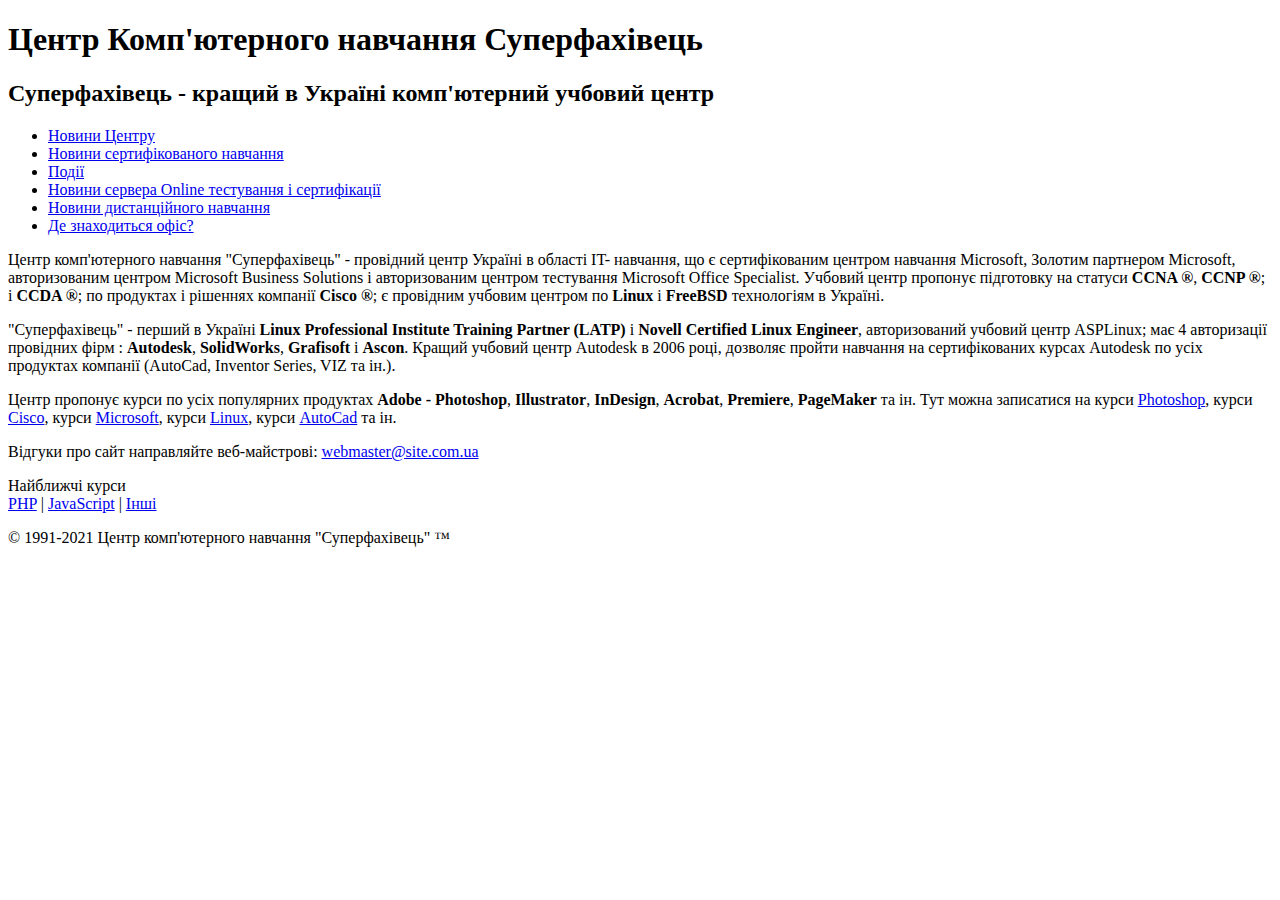
<file: task1/index.html>
<!DOCTYPE html>
<html lang="en">
<head>
    <meta charset="UTF-8">
    <meta http-equiv="X-UA-Compatible" content="IE=edge">
    <meta name="viewport" content="width=device-width, initial-scale=1.0">
    <title>Центр Комп'ютерного навчання Суперфахівець</title>
</head>
<body>
    <h1>Центр Комп'ютерного навчання Суперфахівець</h1>
    
    <h2>Суперфахівець - кращий в Україні комп'ютерний учбовий центр</h2>
    <nav>
        <ul>
            <li><a href="#">Новини Центру</a></li>
            <li><a href="#">Новини сертифікованого навчання</a></li>
            <li><a href="#">Події</a></li>
            <li><a href="#">Новини сервера Online тестування і сертифікації</a></li>
            <li><a href="#">Новини дистанційного навчання</a></li>
            <li><a href="#">Де знаходиться офіс?</a></li>
        </ul>
    </nav>

    <p>
        Центр комп'ютерного навчання "Суперфахівець" - провідний центр Україні в області IT- навчання, що є сертифікованим центром навчання Microsoft, 
        Золотим партнером Microsoft, авторизованим центром Microsoft Business Solutions і авторизованим центром тестування Microsoft Office Specialist. 
        Учбовий центр пропонує підготовку на статуси <strong>CCNA &#174;</strong>, <strong>CCNP &#174</strong>; і <strong>CCDA &#174</strong>; 
        по продуктах і рішеннях компанії <strong>Cisco &#174;</strong>; 
        є провідним учбовим центром по <strong>Linux</strong> і <strong>FreeBSD</strong> технологіям в Україні.
    </p>

    <p>
        "Суперфахівець" - перший в Україні <strong>Linux Professional Institute Training Partner (LATP)</strong> і 
        <strong>Novell Certified Linux Engineer</strong>, авторизований учбовий центр ASPLinux; має 4 авторизації провідних фірм : <strong>Autodesk</strong>, 
        <strong>SolidWorks</strong>, <strong>Grafisoft</strong> і <strong>Ascon</strong>. Кращий учбовий центр Autodesk в 2006 році, дозволяє пройти навчання 
        на сертифікованих курсах Autodesk по усіх продуктах компанії (AutoCad, Inventor Series, VIZ та ін.).
    </p>

    <p>
        Центр пропонує курси по усіх популярних продуктах <strong>Adobe - Photoshop</strong>, <strong>Illustrator</strong>, 
        <strong>InDesign</strong>, <strong>Acrobat</strong>, <strong>Premiere</strong>, <strong>PageMaker</strong> та ін. 
        Тут можна записатися на курси <a href="#">Photoshop</a>, курси <a href="#">Cisco</a>, курси <a href="#">Microsoft</a>, курси <a href="#">Linux</a>, 
        курси <a href="#">AutoCad</a> та ін.
    </p>

    <p>Відгуки про сайт направляйте веб-майстрові: <a href="mailto:webmaster@site.com.ua">webmaster@site.com.ua</a></p>

    <p>
        Найближчі курси
        <br>
        <a href="#">PHP</a> | <a href="#">JavaScript</a> | <a href="#">Інші</a>
    </p>

    <footer>
        &copy; 1991-2021 Центр комп'ютерного навчання "Суперфахівець" &#8482;
    </footer>
    
</body>
</html>
</file>
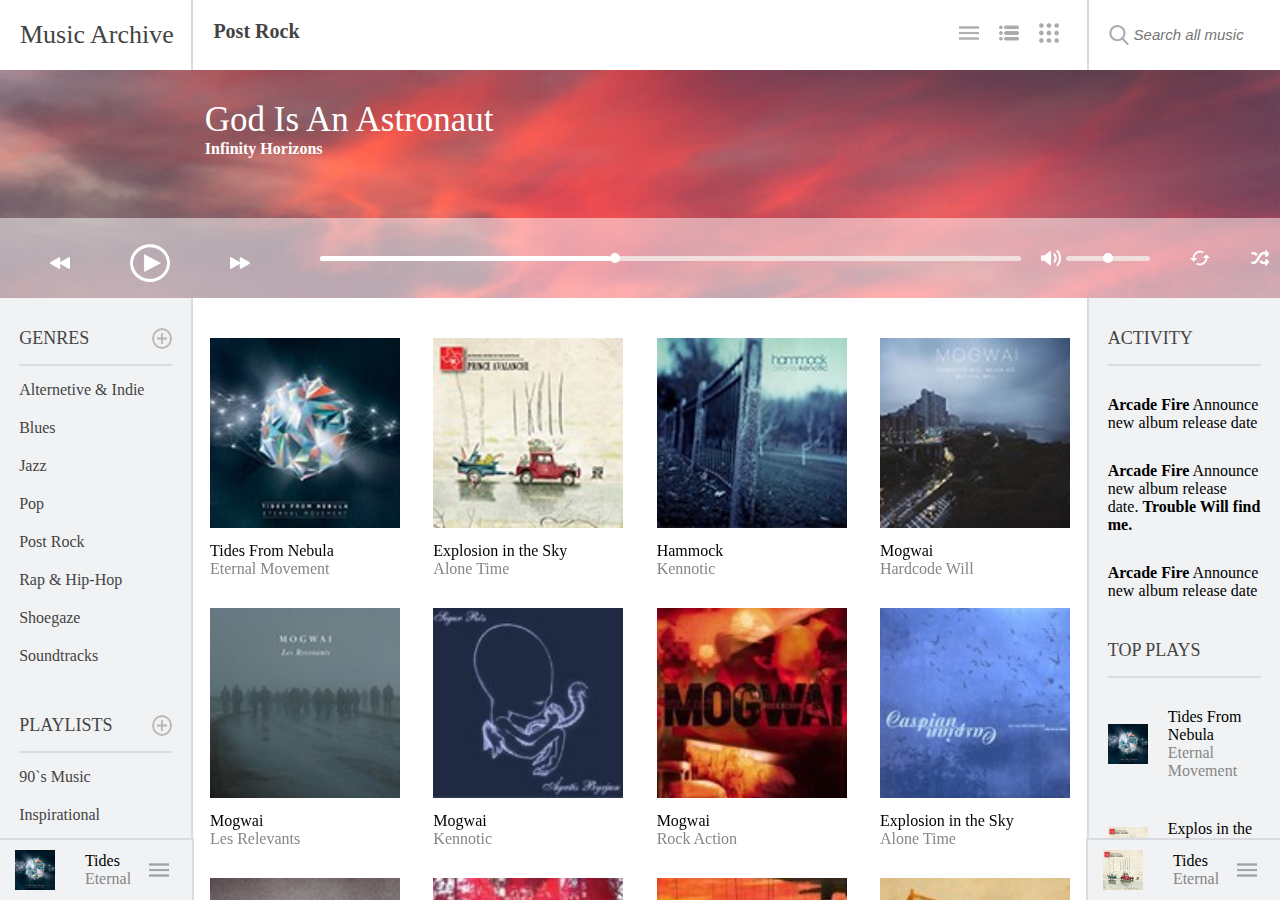
<file: task2/index.html>
<!DOCTYPE html>
<html lang="en">
<head>
    <meta charset="UTF-8">
    <meta http-equiv="X-UA-Compatible" content="IE=edge">
    <meta name="viewport" content="width=device-width, initial-scale=1.0">
    <title>Music Archive</title>
    <link rel="stylesheet" href="./main.css">
</head>
<body>
    <header>
        <div class="left_section">
            <div class="logo">Music Archive</div>
        </div>
        <div class="main_container">
            
            <div class="genres_name" >Post Rock</div>
            <div class="btn_view">
                <img class="view" width="20px" src="./img/menu-button.png" alt="icon">
                <img class="view" width="20px" src="./img/list.png" alt="icon">
                <img class="view" width="20px" src="./img/dots-menu.png" alt="icon">
            </div>
            
        </div>
        <div class="right_section">
            <form id="search">
                <input id="search_icon" type="image" width="20px" height="20px" src="./img/search.png">
                <input id="search_field" type="text" placeholder="Search all music">
            </form>
        </div>
    </header>

    <section class="player">
        <div class="name_of_song">
            <div id="name">
                God Is An Astronaut
            </div>
            <div id="author">
                Infinity Horizons
            </div>
        </div>
        <div class="player_setting">
            <div class="btn_player">
                <img class="prev" width="20px" height="20px" src="./img/next.png" alt="prev">
                <img id="play" width="40px" src="./img/play.png" alt="play">
                <img class="next" width="20px" height="20px" src="./img/next.png" alt="next">
            </div>
            <div class="progress_bar">
                <div class="progress">
                    <div class="progress_point"></div>
                </div>
            </div>  
            <div class="btn_volume">
                <img width="20px" src="./img/speaker.png" alt="volume">
                <input id="volume" type="range" min="1" max="100" value="50" class="slider">
                <img class="mix_repeat" width="20px" src="./img/repeat.png" alt="repeat">
                <img class="mix_repeat" width="20px" src="./img/mix.png" alt="mix">
            </div> 
        </div>
    </section>

    <section class="main">
        <div class="left_section">
            <div class="list_block">
                <div class="head_block">
                    <div class="block_name">genres</div>
                    <img width="20px" class="add_btn" src="./img/add.png" alt="add">
                </div>
                <div class="list_item">
                    Alternetive & Indie
                </div>
                <div class="list_item">
                    Blues
                </div>
                <div class="list_item">
                    Jazz
                </div>
                <div class="list_item">
                    Pop
                </div>
                <div class="list_item">
                    Post Rock
                </div>
                <div class="list_item">
                    Rap & Hip-Hop
                </div>
                <div class="list_item">
                    Shoegaze
                </div>
                <div class="list_item">
                    Soundtracks
                </div>
            </div>

            <div class="list_block" class="list_block_margin">
                <div class="head_block">
                    <div class="block_name">playlists</div>
                    <img width="20px" class="add_btn" src="./img/add.png" alt="add">
                </div>
                <div class="list_item">
                    90`s Music
                </div>
                <div class="list_item">
                    Inspirational
                </div>
                <div class="list_item">
                    My Top Rated
                </div>
            </div>

            <div class="bottom_screen_block_left">
                <img class="list_img_track" src="./img/track1.jpg" alt="track">
                <div class="list_name">
                    <div class="track_author">Tides </div>
                    <div class="track_name">Eternal </div>
                </div>
                <img class="view" width="20px" src="./img/menu-button.png" alt="icon">
            </div>
        </div>
        <div class="main_container">
            <div class="track_grid">
                <div class="track">
                    <div class="img_hover">
                        <img class="track_img" src="./img/track1.jpg" alt="track">
                        <span class="img_mask">
                            <img class="img_icon" width="20px" src="./img/play.png" alt="play">
                        </span>
                    </div>
                    <div class="track_char">
                        <div class="track_author"><p>Tides From Nebula</p></div>
                        <div class="track_name"><p>Eternal Movement</p></div>
                    </div>
                </div>
                <div class="track">
                    <div class="img_hover">
                        <img class="track_img" src="./img/track2.jpg" alt="track">
                        <span class="img_mask">
                            <img class="img_icon" width="20px" src="./img/play.png" alt="play">
                        </span>
                    </div>
                    <div class="track_char">
                        <div class="track_author">Explosion in the Sky</div>
                        <div class="track_name">Alone Time</div>
                    </div>
                </div>
                <div class="track">
                    <div class="img_hover">
                        <img class="track_img" src="./img/track3.jpg" alt="track">
                        <span class="img_mask">
                            <img class="img_icon" width="20px" src="./img/play.png" alt="play">
                        </span>
                    </div>
                    <div class="track_char">
                        <div class="track_author">Hammock</div>
                        <div class="track_name">Kennotic</div>
                    </div>
                </div>
                <div class="track">
                    <div class="img_hover">
                        <img class="track_img" src="./img/track4.jpg" alt="track">
                        <span class="img_mask">
                            <img class="img_icon" width="20px" src="./img/play.png" alt="play">
                        </span>
                    </div>
                    <div class="track_char">
                        <div class="track_author">Mogwai</div>
                        <div class="track_name">Hardcode Will</div>
                    </div>
                </div>
                <div class="track">
                    <div class="img_hover">
                        <img class="track_img" src="./img/track5.jpg" alt="track">
                        <span class="img_mask">
                            <img class="img_icon" width="20px" src="./img/play.png" alt="play">
                        </span>
                    </div>
                    <div class="track_char">
                        <div class="track_author">Mogwai</div>
                        <div class="track_name">Les Relevants</div>
                    </div>
                </div>
                <div class="track">
                    <div class="img_hover">
                        <img class="track_img" src="./img/track6.jpg" alt="track">
                        <span class="img_mask">
                            <img class="img_icon" width="20px" src="./img/play.png" alt="play">
                        </span>
                    </div>
                    <div class="track_char">
                        <div class="track_author">Mogwai</div>
                        <div class="track_name">Kennotic</div>
                    </div>
                </div>
                <div class="track">
                    <div class="img_hover">
                        <img class="track_img" src="./img/track7.jpg" alt="track">
                        <span class="img_mask">
                            <img class="img_icon" width="20px" src="./img/play.png" alt="play">
                        </span>
                    </div>
                    <div class="track_char">
                        <div class="track_author">Mogwai</div>
                        <div class="track_name">Rock Action</div>
                    </div>
                </div>
                <div class="track">
                    <div class="img_hover">
                        <img class="track_img" src="./img/track8.jpg" alt="track">
                        <span class="img_mask">
                            <img class="img_icon" width="20px" src="./img/play.png" alt="play">
                        </span>
                    </div>
                    <div class="track_char">
                        <div class="track_author">Explosion in the Sky</div>
                        <div class="track_name">Alone Time</div>
                    </div>
                </div>
                <div class="track">
                    <div class="img_hover">
                        <img class="track_img" src="./img/track9.jpg" alt="track">
                        <span class="img_mask">
                            <img class="img_icon" width="20px" src="./img/play.png" alt="play">
                        </span>
                    </div>
                    <div class="track_char">
                        <div class="track_author">Mono</div>
                        <div class="track_name">Hymm to the</div>
                    </div>
                </div>
                <div class="track">
                    <div class="img_hover">
                        <img class="track_img" src="./img/track10.jpg" alt="track">
                        <span class="img_mask">
                            <img class="img_icon" width="20px" src="./img/play.png" alt="play">
                        </span>
                    </div>
                    <div class="track_char">
                        <div class="track_author">Metallica</div>
                        <div class="track_name">Nothing else metters</div>
                    </div>
                </div>
                <div class="track">
                    <div class="img_hover">
                        <img class="track_img" src="./img/track11.jpg" alt="track">
                        <span class="img_mask">
                            <img class="img_icon" width="20px" src="./img/play.png" alt="play">
                        </span>
                    </div>
                    <div class="track_char">
                        <div class="track_author">Mogwai</div>
                        <div class="track_name">Kennotic</div>
                    </div>
                </div>
                <div class="track">
                    <div class="img_hover">
                        <img class="track_img" src="./img/track12.jpg" alt="track">
                        <span class="img_mask">
                            <img class="img_icon" width="20px" src="./img/play.png" alt="play">
                        </span>
                    </div>
                    <div class="track_char">
                        <div class="track_author">Aria</div>
                        <div class="track_name">Rock Song</div>
                    </div>
                </div>
                <div class="track">
                    <div class="img_hover">
                        <img class="track_img" src="./img/track13.jpg" alt="track">
                        <span class="img_mask">
                            <img class="img_icon" width="20px" src="./img/play.png" alt="play">
                        </span>
                    </div>
                    <div class="track_char">
                        <div class="track_author">Deep purple</div>
                        <div class="track_name">Tu Du Du </div>
                    </div>
                </div>
                <div class="track">
                    <div class="img_hover">
                        <img class="track_img" src="./img/track14.jpg" alt="track">
                        <span class="img_mask">
                            <img class="img_icon" width="20px" src="./img/play.png" alt="play">
                        </span>
                    </div>
                    <div class="track_char">
                        <div class="track_author">Mogwai</div>
                        <div class="track_name">Les Relevants</div>
                    </div>
                </div>
                <div class="track">
                    <div class="img_hover">
                        <img class="track_img" src="./img/track15.jpg" alt="track">
                        <span class="img_mask">
                            <img class="img_icon" width="20px" src="./img/play.png" alt="play">
                        </span>
                    </div>
                    <div class="track_char">
                        <div class="track_author">Led Zeppelin</div>
                        <div class="track_name">Cool song</div>
                    </div>
                </div>
            </div>
        </div>
        <div class="right_section">
            <div class="list_block">
                <div class="head_block">
                    <div class="block_name">activity</div>
                </div>
                <div class="list_posts">
                    <strong>Arcade Fire</strong> Announce new album release date
                </div>
                <div class="list_posts">
                    <strong>Arcade Fire</strong> Announce new album release date. <strong>Trouble Will find me.</strong>
                </div>
                <div class="list_posts">
                    <strong>Arcade Fire</strong> Announce new album release date
                </div>
            </div>
            <div class="list_block">
                <div class="head_block">
                    <div class="block_name">top plays</div>
                </div>
                <div class="list_track">
                    <img class="list_img_track" src="./img/track1.jpg" alt="track">
                    <div class="list_name">
                        <div class="track_author">Tides From Nebula</div>
                        <div class="track_name">Eternal Movement</div>
                    </div>
                </div>
                <div class="list_track">
                    <img class="list_img_track" src="./img/track2.jpg" alt="track">
                    <div class="list_name">
                        <div class="track_author">Explos in the Sky</div>
                        <div class="track_name">Alone Time</div>
                    </div>
                </div>
                <div class="list_track">
                    <img class="list_img_track" src="./img/track3.jpg" alt="track">
                    <div class="list_name">
                        <div class="track_author">Hammock</div>
                        <div class="track_name">Kennotic</div>
                    </div>
                </div>
            </div>

            <div class="bottom_screen_block_right">
                <img class="list_img_track" src="./img/track2.jpg" alt="track">
                <div class="list_name">
                    <div class="track_author">Tides </div>
                    <div class="track_name">Eternal </div>
                </div>
                <img class="view" width="20px" src="./img/menu-button.png" alt="icon">
            </div>
        </div>
    </section>
</body>
</html>
</file>
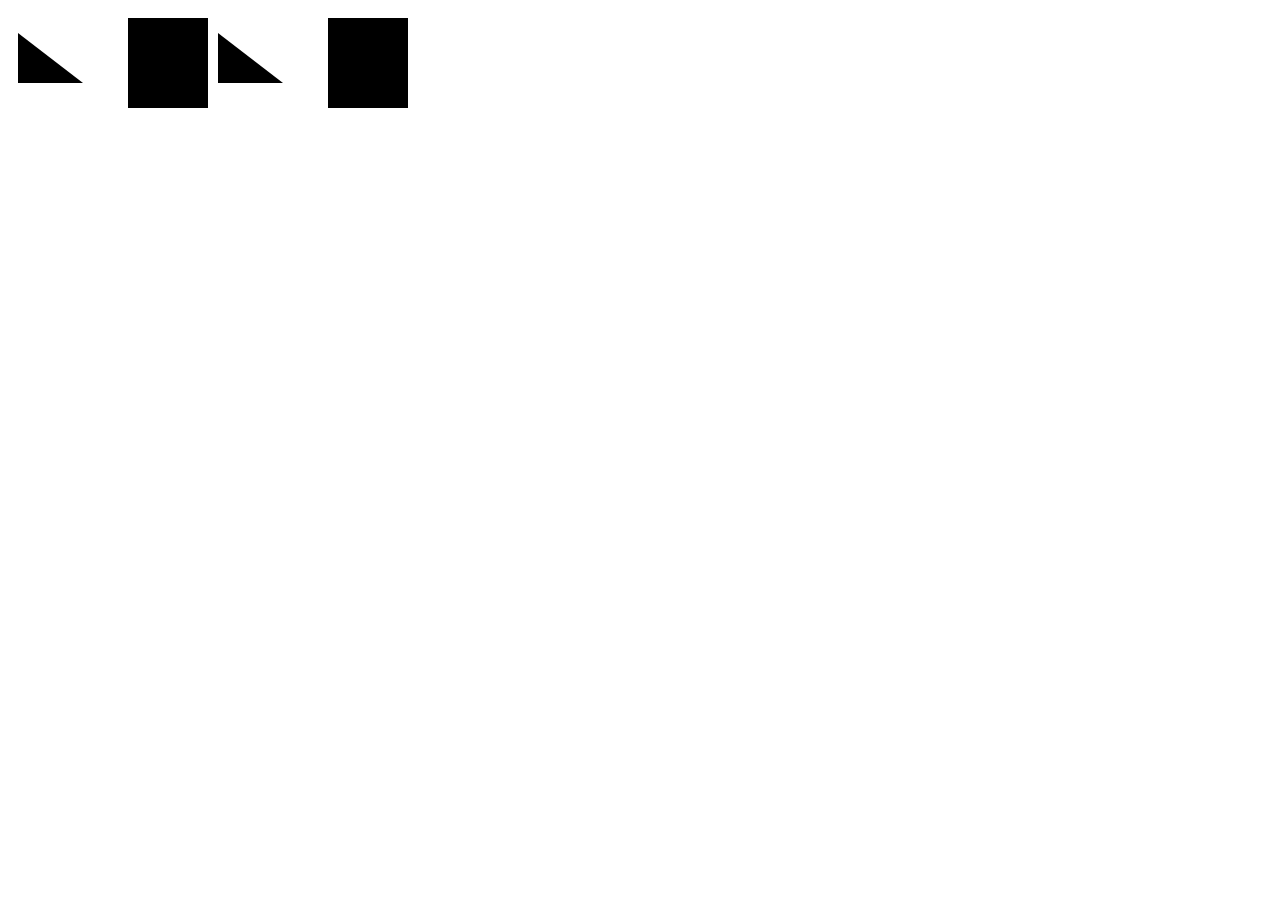
<file: task3/ex4/index.html>
<!DOCTYPE html>
<html lang="en">
<head>
    <meta charset="UTF-8">
    <meta http-equiv="X-UA-Compatible" content="IE=edge">
    <meta name="viewport" content="width=device-width, initial-scale=1.0">
    <title>Ex4</title>
</head>
<body> 
    <script src="./script.js"></script>
</body>
</html>
</file>
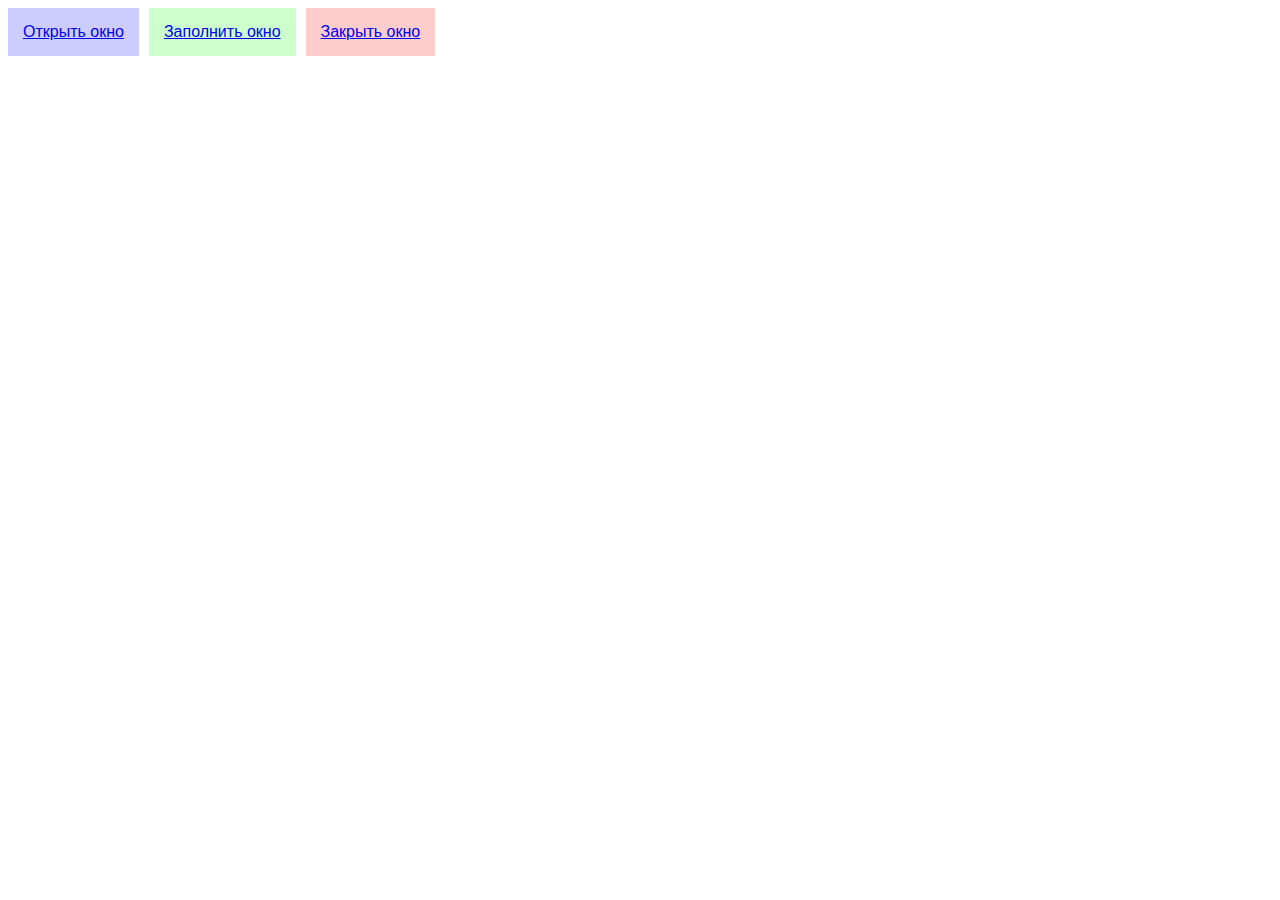
<file: task5/task5_1.html>
﻿<!doctype html>
<html>
<head>
<meta charset="utf-8">
<title>Открытие новых окон и запись содержания</title>
<style type="text/css">
	html{
		background:#fff;
		font:16px calibri, sans-serif;
		cursor:default;
	}
	p {
		float:left;
		margin:0 10px 0 0;
		padding:15px;
	}
	.p1{
		background:#ccf;
	}
	.p2{
		background:#fcc;
	}
	.p3{
		background:#cfc;
	}
</style>
<script type="text/javascript">
name = 'Это я его открыло!';
let wnd; /* НОВОЕ ОКНО! */

function openWnd() {
	/*	
		1. Откройте новое окно со следующими параметрами:
				ширина: 300, высота: 200
				окно должно быть открыто строго по середине экрана
		2. Передайте фокус созданному окну
	*/
	let left = (screen.width-300)/2;
	let top = (screen.height - 200)/2

	wnd = window.open("about:blank", "hello", `width=300,height=200,left=${left},top=${top}`);
	wnd.focus();
}

function writeToDocument() {
	/*
		1. Запишите в документ дочернего окна содержание, 
			состоящее из полного набора элементов, включая html, head, body, title
		2. Включите в содержание элемент style с содержанием:
				«html{background:#369;color:#fff;font:16px calibri, sans-serif;}»
		3. Включите в содержание элемент p с содержанием «Текст параграфа»
		4. Включите в содержание элемент script с содержанием «alert(opener.name)»
	*/
	let help = '</scrip'
	let content = 
	`<!DOCTYPE html>
	<html lang="en">
		<head>
		<meta charset="UTF-8">
		<meta name="viewport" content="width=device-width, initial-scale=1.0">
		<title>Document</title>	
		</head>
		<style>html{background:#369;color:#fff;font:16px calibri, sans-serif;}</style>
		<body>
			<p>Текст параграфа</p>
			<script>alert(opener.name)${help}t>
		</body>
	</html>`;
	wnd.focus();
	wnd.document.write(content);
}

function closeWnd() {
	/*	
		1. Проверьте, существует ли дочернее окно и не закрыто ли оно 
		2. Если окно существует, то закройте его
	*/
	if(!wnd.closed) {
		wnd.close();
	}
}
</script>
</head>
	<body>
		<p class="p1"><a href="javascript:openWnd();">Открыть окно</a></p>
		<p class="p3"><a href="javascript:writeToDocument();">Заполнить окно</a></p>
		<p class="p2"><a href="javascript:closeWnd();">Закрыть окно</a></p>
	</body>
</html>
</file>
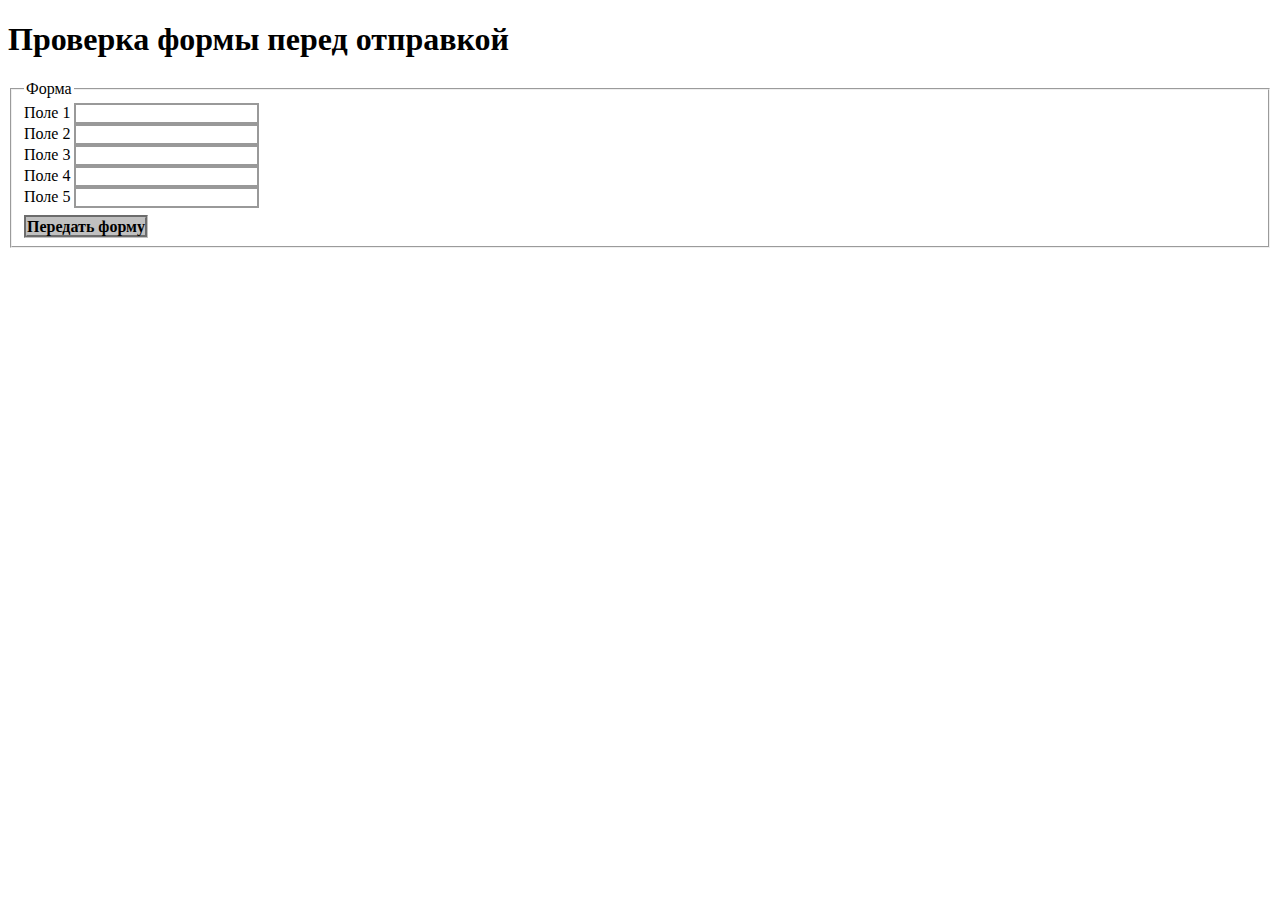
<file: task5/task5_2.html>
﻿<!doctype html>
<html>
<head>
	<title>Проверка формы перед отправкой</title>
	<meta charset="utf-8">
	<style type="text/css">
		form div input { border-style: solid; border-color: #999 }
		a{background:silver;color:black;border:3px groove silver;text-decoration: none;font-weight:bold}
		div.button{margin-top:10px}
	</style>
	<script type="text/javascript">
		/*
			Создайте и опишите функцию checkForm(), которая должна вызываться перед отправкой формы
			В функции необходимо проверить, все ли поля заполнены
			Если все поля заполнены, то отправить форму
			Если хотя бы одно поле не заполнено:
				- выдать alert() с предупреждением
				- изменить цвет рамки пустого поля на красный
				- данные не отправлять!
		*/

		function checkForm() {
			let form = document.forms[0];
			let flag = true;

			for (let i = 1; i < form.elements.length; i++) {
				if(form.elements[i].value === '') {
					form.elements[i].style.border = '2px solid red';
					flag = false;
				}	
			}

			if (flag) {
				form.submit();
			}
			else {
				alert('Input all fields!!!');
			}
		}
		
	</script>	
</head>

<body>
	<h1>Проверка формы перед отправкой</h1>
	<form id="myForm" name="myForm" action="">
		<fieldset>
			<legend>Форма</legend>
			<div>
				<label for="txt1">Поле 1</label>
				<input type="text" name="p1" id="txt1">
			</div>
			<div>
				<label for="txt2">Поле 2</label>
				<input type="text" name="p2" id="txt2">
			</div>
			<div>
				<label for="txt3">Поле 3</label>
				<input type="text" name="p3" id="txt3">
			</div>
			<div>
				<label for="txt4">Поле 4</label>
				<input type="text" name="p4" id="txt4">
			</div>
			<div>
				<label for="txt5">Поле 5</label>
				<input type="text" name="p5" id="txt5">
			</div>
			<div class="button">
			<a href="javascript:checkForm()">Передать форму</a>
			</div>
		</fieldset>
	</form>
</body>
</html>
</file>
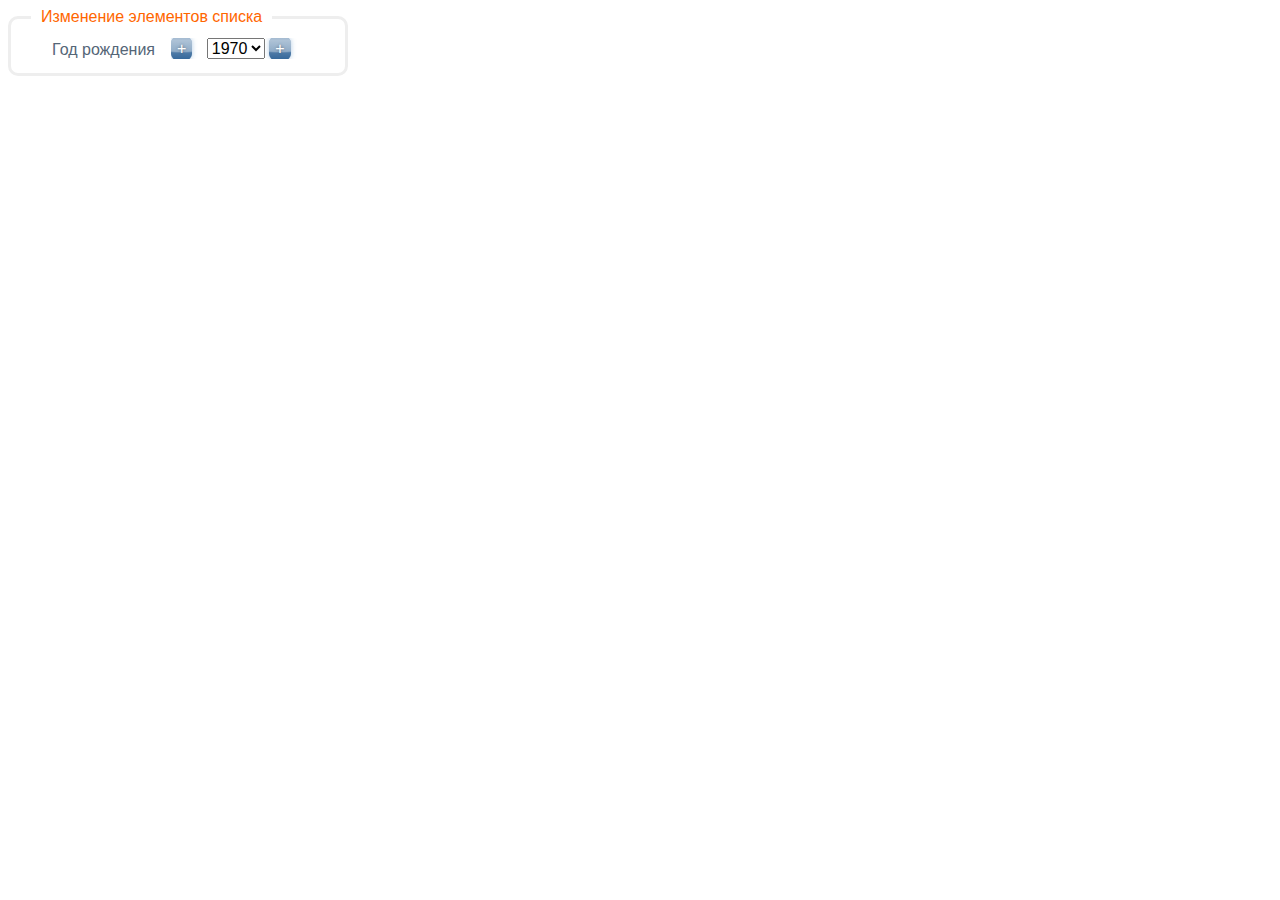
<file: task5/task5_3.html>
﻿<!doctype html>
<html>
<head>
<meta charset="utf-8">
<title>Генерация элементов списка</title>
<link rel="stylesheet" type="text/css" href="css/form.css">
<script type="text/javascript">
/* Опишите функцию addYear(), которая аргумент:
		flag - число, указывающее на место добавления нового элемента option:
			0 - в начало списка
			1 - в конец списка
	1. Найдите форму
	2. Определитесь, куда добавлять элемент: в конец, или в начало списка
	3. Определите value последнего элемента списка и увеличьте или уменьшите его на 1
	4. Создайте новый элемент списка
	5. Кроссбраузерно добавьте созданный элемент в начало или конец списка
*/
	function addYear(flag){
		let sel = document.forms[0].elements[1];
		
		if (flag === 1) {
			let newOpt = Number(sel[sel.length - 1].value) + 1;
			let option = document.createElement("option");
			option.value = newOpt;
			option.text = newOpt;
			sel.add(option, sel.length);
			option.selected = true;
		}

		else {
			let newOpt = Number(sel[0].value) - 1;
			let option = document.createElement("option");
			option.value = newOpt;
			option.text = newOpt;
			sel.add(option, 0);
			option.selected = true;
		}
	}

</script>
</head>
<body>
<form action="">
	<fieldset>
		<legend>Изменение элементов списка</legend>
		<div class="block">
			<label for="year"><span>Год рождения</span></label>
			<div class="group">
				<a href="javascript:addYear(0);">+</a>
				<select name="year" id="year">
					<option value="1970">1970</option>
					<option value="1971">1971</option>
					<option value="1972">1972</option>
					<option value="1973">1973</option>
					<option value="1974">1974</option>
					<option value="1975">1975</option>
				</select>
				<a href="javascript:addYear(1);">+</a>
			</div>
		</div>
	</fieldset>
</form>
</body>
</html>
</file>
<file: task2/main.css>
* {
    margin: 0;
    padding: 0;
}

body {
    overflow: hidden;
}

/*Styles for header*/
header {
    display: flex;
}

.main_container {
    width: 70%;
    margin: 0 auto;
}

.left_section {
    width: 15%;
    border-right: solid 2px #dadbe0;
}

.right_section {
    width: 15%;
    border-left: solid 2px #dadbe0;
}

.logo {
    font-size: 26px;
    color: #444444;
    margin: 20px 0 0 20px;
}

header .main_container {
    display: flex;
    justify-content: space-between;
}

.genres_name {
    margin: 20px 0 0 20px;
    font-weight: bold;
    font-size: 20px;
    color: #444444;;
}

.btn_view {
    margin: 15px 20px 0 0;
}

.view {
    opacity: .33;
    transition: all ease-in .2s;
    padding: 8px;
    
}
.view:hover{
    cursor: pointer;
    background-color: #909296;
    border-radius: 3px;
    opacity: 1;
}

header .right_section #search {
    display: flex;
}

#search_icon {
    opacity: 0.33;
    margin: 25px 0 0 20px;
}

#search_icon:hover {
    cursor: pointer;
}

.right_section #search_field {
    margin: 20px 0 20px 5px;
    width: 70%;
    height: 30px;
    border: none;
}

::-webkit-input-placeholder {
    font-style: italic;
    font-size: 15px;
}

/*Styles for player*/
.player {
    background-image: url(./img/cloud.jpg);
    background-repeat: no-repeat;
    background-size: cover;
    background-attachment: fixed;
    background-attachment: local;

}

.name_of_song {
    padding-top: 30px;
    margin-left: 16%;
    margin-bottom: 60px;
    color: #fff;
}

.name_of_song #name {
    font-size: 35px;
}

.name_of_song #author {
    font-weight: bold;
}

.player_setting {
    width: 100%;
    background-color: rgba(255, 255, 255, 0.5);
    display: flex;
    align-items: center;
}

.btn_player {
    display: flex;
    margin: 15px 60px 5px 0;
    align-items: center;
}

.btn_player img{
    margin-left: 40px;
    cursor: pointer;
    padding: 10px;
    transition: all ease-in-out .2s;
}

.btn_player img:hover {
    background-color: #f1dfdd;
    border-radius: 50%;
}

.btn_player .prev {
    transform: scale(-1, 1);
    padding: 10px; 
}

.progress_bar {
    width: 65%;
    height: 5px;
    background: #f1dfdd;
    cursor: pointer;
    border-radius: 5px;
}

.progress {
    background: #fff;
    height: 5px;
    width: 290px;
    display: flex;
    align-items: center;
    border-radius: 5px;
}

.progress_point {
    position: absolute;
    border-radius: 50%;
    background: #fff;
    width: 10px;
    height: 10px;
    margin-left: 290px;
}

.btn_volume {
    margin-left: 20px;
    display: flex;
    align-items: center;
}
#volume {
    width: 70%;
    margin-left: 5px;
    margin-right: 10px;
    height: 5px;
    border-radius: 5px;
    -webkit-appearance: none;
    background: #f1dfdd;
    cursor: pointer;
}

#volume::-webkit-slider-thumb  {
    background: #fff;
    width: 10px;
    -webkit-appearance: none;
    height: 10px;
    border-radius: 50%;
}

.mix_repeat {
    margin-left: 20px;
    cursor: pointer;
    padding: 10px;
    transition: background ease-in-out .2s;
    border-radius: 50%;

}

.mix_repeat:hover {
    background-color: #f1dfdd;
}


/*Styles for main section*/
.main {
    display: flex;
}

.main .main_container {
    height: calc(100vh - 298px);
    overflow-y: auto;
}

.main .left_section {
    background: #f1f2f4;
    height: calc(100vh - 338px);
    overflow-y: auto;
}

.main .right_section {
    background: #f1f2f4;
    height: calc(100vh - 338px);
    overflow-y: auto;
}

.list_block {
    margin: 30px 0 40px 0;
}

.head_block {
    text-transform: uppercase;
    display: flex;
    justify-content: space-between;
    width: 80%;
    border-bottom: solid 2px #dadbe0;
    padding-bottom: 15px;
    font-size: 18px;
    color: #444444;
    margin-bottom: 5px;
    margin-left: 10%;
}


.list_item {
    padding-top: 10px;
    padding-bottom: 10px;
    color: #444444;
    padding-left: 10%;
    font-size: 16px;
    transition: all ease-in-out .2s;
    
}

.list_item:hover {
    background-color: #dfe2e9;
    cursor: pointer;
}
.add_btn {
    border-radius: 50%;
    transition: all ease-in-out .2s;
}
.add_btn:hover {
    background-color: #fff;
    cursor: pointer;
}

.track_char {
    margin-top: 10px;
}

.track_name {
    color: #868686;   
}

.track_grid {
    display: grid;
    grid-template-columns: repeat(auto-fill, minmax(220px, 1fr));
    grid-row-gap: 30px;
    justify-items: center;
    align-items: center;
    margin-top: 40px; 
    margin-bottom: 50px;
}

.track_img {
    width: 190px;
    height: 190px;
}

.img_hover {
    display: block;
    position: relative;
}
.img_mask {
    position: absolute; 
    top: 0; 
    left: 0; 
    right: 0; 
    bottom: 0; 
    background: rgba(0,0,0,.5);  
    opacity: 0;
    transition: all ease-in-out .2s;
    height: 190px;
}

.img_hover:hover .img_mask {
    opacity: 1;
    cursor: pointer;
}

.img_icon {
    margin-top: 50%;
    margin-left: 85px;
}

.list_posts {
    width: 80%;
    margin-left: 10%;
    margin-top: 30px;
}

.list_img_track {
    width: 40px;
    height: 40px;
}

.list_track {
    display: flex;
    align-items: center;
    padding-left: 10%;
    margin-top: 20px;
    padding-top: 10px;
    padding-bottom: 10px;
    transition: all ease-in-out .2s;
}

.list_name {
    margin-left: 20px;
}

.list_track:hover {
    background-color: #dfe2e9;
    cursor: pointer;
}

.bottom_screen_block_left {
    display: flex;
    position: fixed;
    align-items: center;
    justify-content: space-around;
    left: 0;
    bottom: 0;
    background-color: #f1f2f4;
    width: calc(15% - 20px);
    padding: 10px;
    border-top: solid 2px #dadbe0;
    border-right: solid 2px #dadbe0;
}

.bottom_screen_block_right {
    display: flex;
    align-items: center;
    justify-content: space-around;
    position: fixed;
    right: 0;
    bottom: 0;
    background-color: #f1f2f4;
    width: calc(15% - 20px);
    padding: 10px;
    border-top: solid 2px #dadbe0;
    border-left: solid 2px #dadbe0;
}
</file>
<file: task5/css/form.css>
html, select, textarea, button, input{
	font:16px calibri, sans-serif;
}
input[type="file"]{
	font-size:14px;
}
form{
	float:left;
	margin:0;
	padding:0;
	min-width:340px;
}
fieldset{
	margin:0;
	padding:0 10px 12px 0;
	border:3px solid #eee;
	border-radius:10px;
	-moz-border-radius:10px;
}
legend{
	margin:0 0 0 20px;
	padding:0 10px;
	color:#f60;
}
form .block{
	clear:both;
	overflow:hidden;
	padding:15px 2px 2px 160px;
}
form .block label{
	white-space:nowrap;
}
form .block label span{
	float:left;
	width:9em;
	margin:0 0 0 -160px;
	text-align:right;
	color:#567;
}
textarea{
	overflow:auto;
	height:5em;
	margin:0;
}
textarea,input[type="text"],input[type="password"]{
	width:300px;
	padding:4px;
	outline:0;
	border:1px solid #7f9db9;
	border-radius:4px;
	-moz-border-radius:4px;
}
input[type="text"],input[type="password"]{
	margin:-10px 0 0;
	font-size:24px;
}
textarea:focus,input[type="text"]:focus,input[type="password"]:focus{
	border-width:3px;
}
textarea:focus{
	margin:-2px;
}
input[type="text"]:focus,input[type="password"]:focus{
	margin:-12px -2px -2px;
}
input[type="image"]{
	margin:-11px 0 -11px -3px;
	padding:0;
	outline:0;
}
a{
	overflow:visible;
	margin:0 10px 0 0;
	padding:3px 6px;
	outline:0;
	text-decoration:none;
	color:#fff;
	border-radius:6px;
	-moz-border-radius:6px;
	border:0;
	text-transform:uppercase;
	background-color:#369;
	background-image:radial-gradient(50% -125px, circle cover, rgba(100%, 100%, 100%, .2) 120px, rgba(100%, 100%, 100%, .35) 140px, rgba(0, 0, 0, 0) 142px, rgba(0, 0, 0, 0)), linear-gradient(top -90deg, rgba(100%, 100%, 100%, .3), rgba(100%, 100%, 100%, .4) 15%, rgba(100%, 100%, 100%, .1) 75%, rgba(100%, 100%, 100%, 0) 100%);
	background-image:-moz-radial-gradient(50% -125px, circle cover, rgba(100%, 100%, 100%, .2) 120px, rgba(100%, 100%, 100%, .35) 140px, rgba(0, 0, 0, 0) 142px, rgba(0, 0, 0, 0)), -moz-linear-gradient(top -90deg, rgba(100%, 100%, 100%, .3), rgba(100%, 100%, 100%, .4) 15%, rgba(100%, 100%, 100%, .1) 75%, rgba(100%, 100%, 100%, 0) 100%);
	background-image:-webkit-gradient(radial, 50% -125, 0, 50% -125, 150, from(rgba(100%, 100%, 100%, .2)), to(rgba(0, 0, 0, 0)), color-stop(93%, rgba(100%, 100%, 100%, .35)), color-stop(94%, rgba(0, 0, 0, 0))), -webkit-gradient(linear, 0 0, 0 100%, from(rgba(100%, 100%, 100%, .3)), color-stop(15%, rgba(100%, 100%, 100%, .4)), color-stop(75%, rgba(100%, 100%, 100%, .1)), to(rgba(100%, 100%, 100%, 0)));
	box-shadow:0 0 5px rgba(40%, 60%, 80%, .5);
	-moz-box-shadow:0 0 5px rgba(40%, 60%, 80%, .5);
	transition:background-color .3s ease-out;
	-webkit-transition:background-color .3s ease-out;
	-moz-transition:background-color .3s ease-out;
	text-shadow:0 0 3px rgba(0, 0, 0, .4);
}
.group button{
	margin:0;
}
button + select{
	margin: 0 10px;
}
button:hover,button:focus{
	background-color:#036;
	box-shadow:0 0 5px rgba(20%, 40%, 60%, .5);
	-moz-box-shadow:0 0 5px rgba(20%, 40%, 60%, .5);
}
button.special{
	float:left;
	margin:0 0 0 -160px;
}
button[type="button"]{
	background-color:#696;
	box-shadow:0 0 5px rgba(20%, 60%, 40%, .5);
	-moz-box-shadow:0 0 5px rgba(20%, 60%, 40%, .5);
}
button[type="button"]:hover,button[type="button"]:focus{
	background-color:#063;
	box-shadow:0 0 5px rgba(0%, 40%, 20%, .5);
	-moz-box-shadow:0 0 5px rgba(0%, 40%, 20%, .5);
}
button[disabled]{
	background-color:#999;
	box-shadow:0 0 5px rgba(20%, 20%, 20%, .5);
	-moz-box-shadow:0 0 5px rgba(20%, 20%, 20%, .5);
}
.group{
	overflow:hidden;
	margin:-3px 0 0;
}
.group label{
	margin:0 10px 0 0;
	vertical-align:middle;
}
.group input{
	margin:0 5px 3px 0;
	vertical-align:middle;
}
</file>
